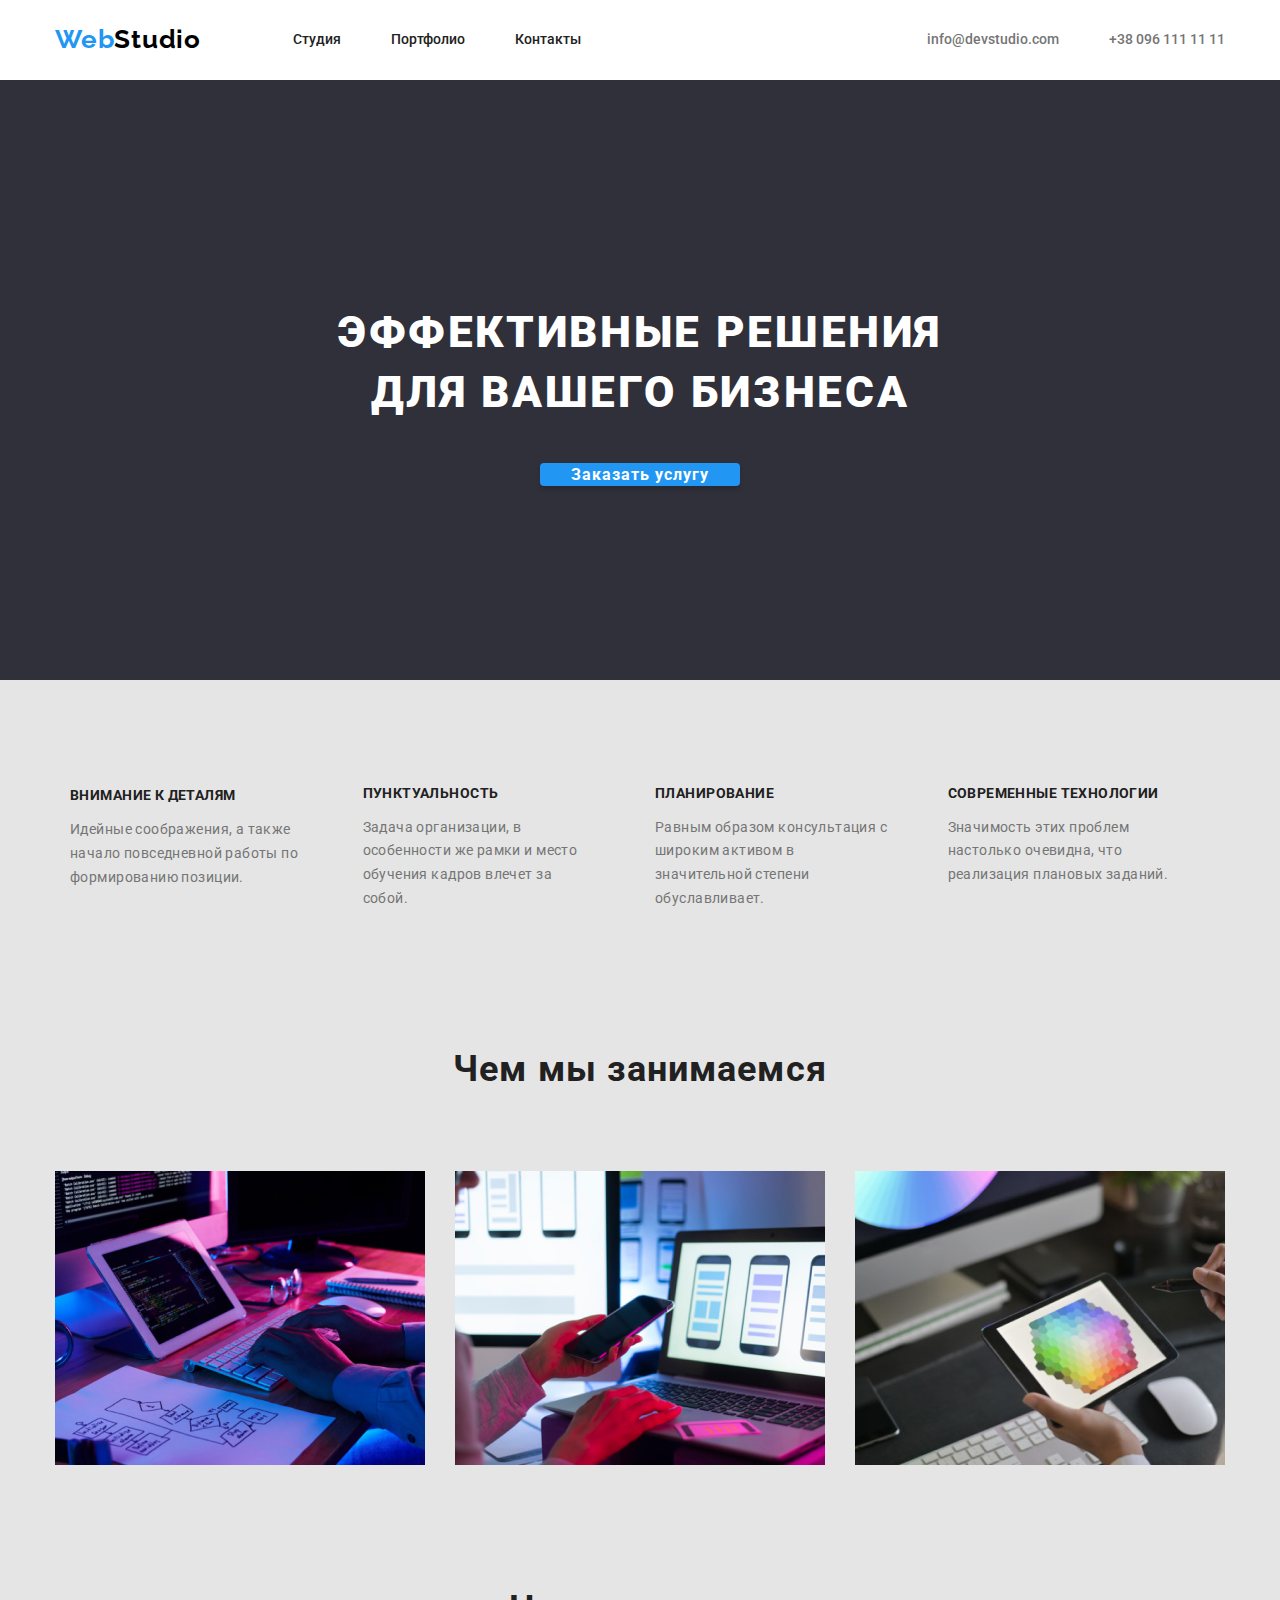
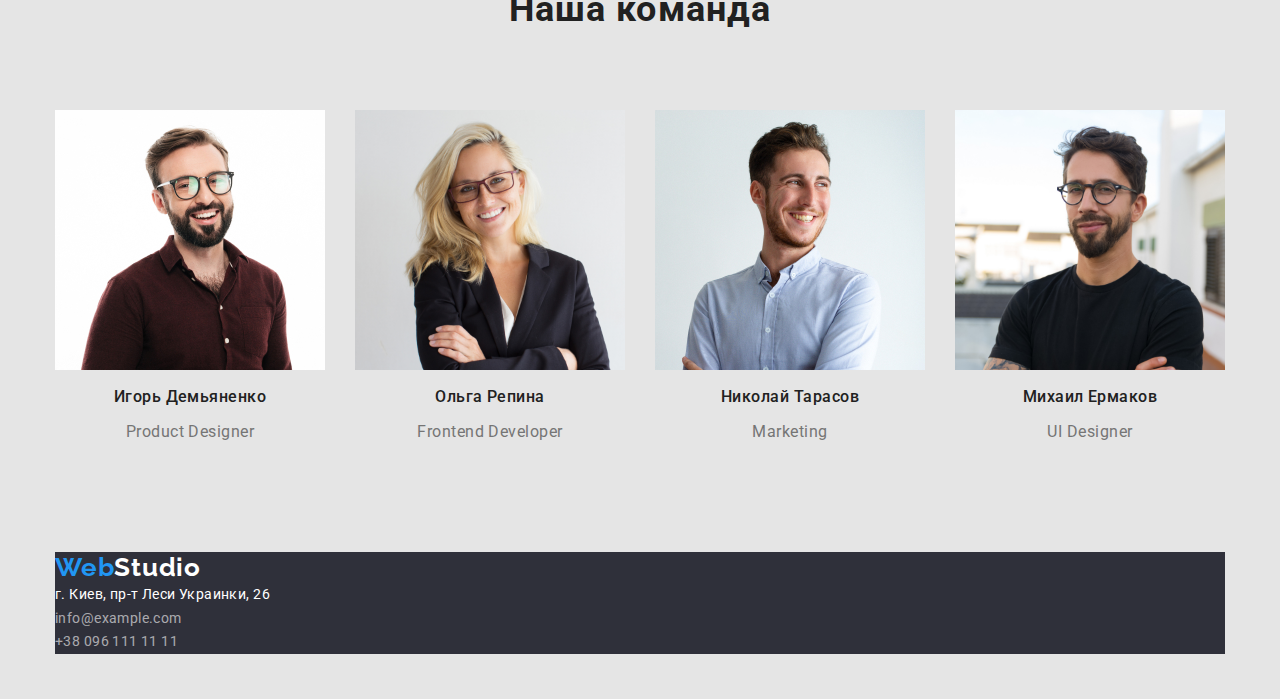
<file: index.html>
<!DOCTYPE html>
<html lang="en">
<head>
    <meta charset="UTF-8">
    <meta http-equiv="X-UA-Compatible" content="IE=edge">
    <meta name="viewport" content="width=device-width, initial-scale=1.0">
    <title>Document</title>
        <link rel="preconnect" href="https://fonts.googleapis.com">
    <link rel="preconnect" href="https://fonts.gstatic.com" crossorigin>
    <link href="https://fonts.googleapis.com/css2?family=Raleway:wght@700&family=Roboto:wght@400;500;700;900&display=swap"
        rel="stylesheet">
        <link rel="stylesheet" href="https://cdnjs.cloudflare.com/ajax/libs/modern-normalize/1.1.0/modern-normalize.min.css">
    <link rel="stylesheet" href="./css/styles.css">
</head>
<body>
    <header class="page-header">
        <div class="container">
                <nav class="navi">
                    <a class="logo" href="./index.html"><span>Web</span>Studio</a>
                    <ul class="site-nav">
                        <li class="item">
                            <a class="link" href="./portfolio.html">Студия</a>
                        </li>
                        <li class="item">
                            <a class="link" href="./portfolio.html">Портфолио</a>
                        </li>
                        <li class="item">
                            <a class="link" href="/">Контакты</a>
                        </li>
                    </ul>
                </nav>
                
                <ul class="contacts">
                    <li class="item">
                        <a class="mail" href="emailto:info@devstudio.com">info@devstudio.com
                        </a>
                    </li>
                    <li class="item">
                        <a class="phone-number" href="tel:+380961111111"> +38 096 111 11 11
                        </a>
                    </li>
                </ul>
            </div>
    </header>

    <main>
        <section class="hero">
            <div class="container hero_container">
                <h1 class="hero-title">Эффективные решения для вашего бизнеса</h1>
                <button class="hero-button" type="button">
                    Заказать услугу
                </button>
            </div>
        </section>

        
        <section class="main_middle">
            <div class="container main_container"> 
            <ul class="points">
            <li class="middle">
                <h3 class="headlines">Внимание к деталям</h3>
                <p class="paragraph">Идейные соображения, а также начало повседневной работы по формированию позиции.</p>
        
            </li>
            <li class="middle">
                <h2 class="headlines">Пунктуальность</h2>
                <p class="paragraph">Задача организации, в особенности же рамки и место обучения кадров влечет за собой.</p>
            </li>
            <li class="middle">
                <h2 class="headlines">Планирование</h2>
                <p class="paragraph">Равным образом консультация с широким активом в значительной степени обуславливает.</p>
            </li>
            <li class="middle">
                <h2 class="headlines">Современные технологии</h2>
                <p class="paragraph">Значимость этих проблем настолько очевидна, что реализация плановых заданий.</p>
        
            </li>
        </ul>
        </div>
        </section>


        <section class="main_center">
            <div class="container photo_container">
            <h2 class="second-headlines">Чем мы занимаемся</h2>
            <ul class="main_photos" >
                <li class="photos">
                    <img src="./images/photo.jpg" width="370" alt="Верстка">
                </li>
                <li class="photos">
                    <img src="./images/photo2.jpg" width="370" alt="Разметка страницы">
                </li>
                <li class="photos">
                    <img src="./images/photo3.jpg" width="370" alt="Внешнее оформление">
                </li>
            </ul>
            </div>
        </section>

        <section>
            <div class="container team_container">
            <h2 class="team">Наша команда</h2>
            <ul class="box">
            <li class="team-box">
                <img src="./images/photo4.jpg" width="270" alt="Чоловік">
                <h2 class="peoples">Игорь Демьяненко</h2>
                <p class="jobs">Product Designer</p>
            </li>
            <li class="team-box">
                <img src="./images/photo5.jpg" width="270" alt="Жінка">
                <h2 class="peoples">Ольга Репина</h2>
                <p class="jobs">Frontend Developer</p>
            </li>
            <li class="team-box">
                <img src="./images/photo16.jpg" width="270" alt="Чоловік">
                <h2 class="peoples">Николай Тарасов</h2>
                <p class="jobs">Marketing</p>
            </li>
            <li class="team-box">
                <img src="./images/photo17.jpg" width="270" alt="Чоловік">
                <h2 class="peoples">Михаил Ермаков</h2>
                <p class="jobs">UI Designer</p>
            </li>
        </ul>
        </div>
    </section> 
</main>
<footer>
    <div class=" container container_footer">
    <a class="footer-logo" href="">
        <span>Web</span>Studio</a>
    <address>
        <ul class="footer-contacts">
            <li>
                <a class="location" href="https://bit.ly/3pXMvUd" target="_blank" rel="noopener noreferrer">г. Киев, пр-т
                    Леси Украинки, 26</a>
                 </li>
            <li>
                <a class="email" href="mailto:info@devstudio.com">info@example.com</a>
            </li>
            <li>
                <a class="number" href="tel:+380961111111">+38 096 111 11 11</a> 
            </li>
        </ul>
        
    </address>
    </div>
</footer>
</body>
</html>
</file>
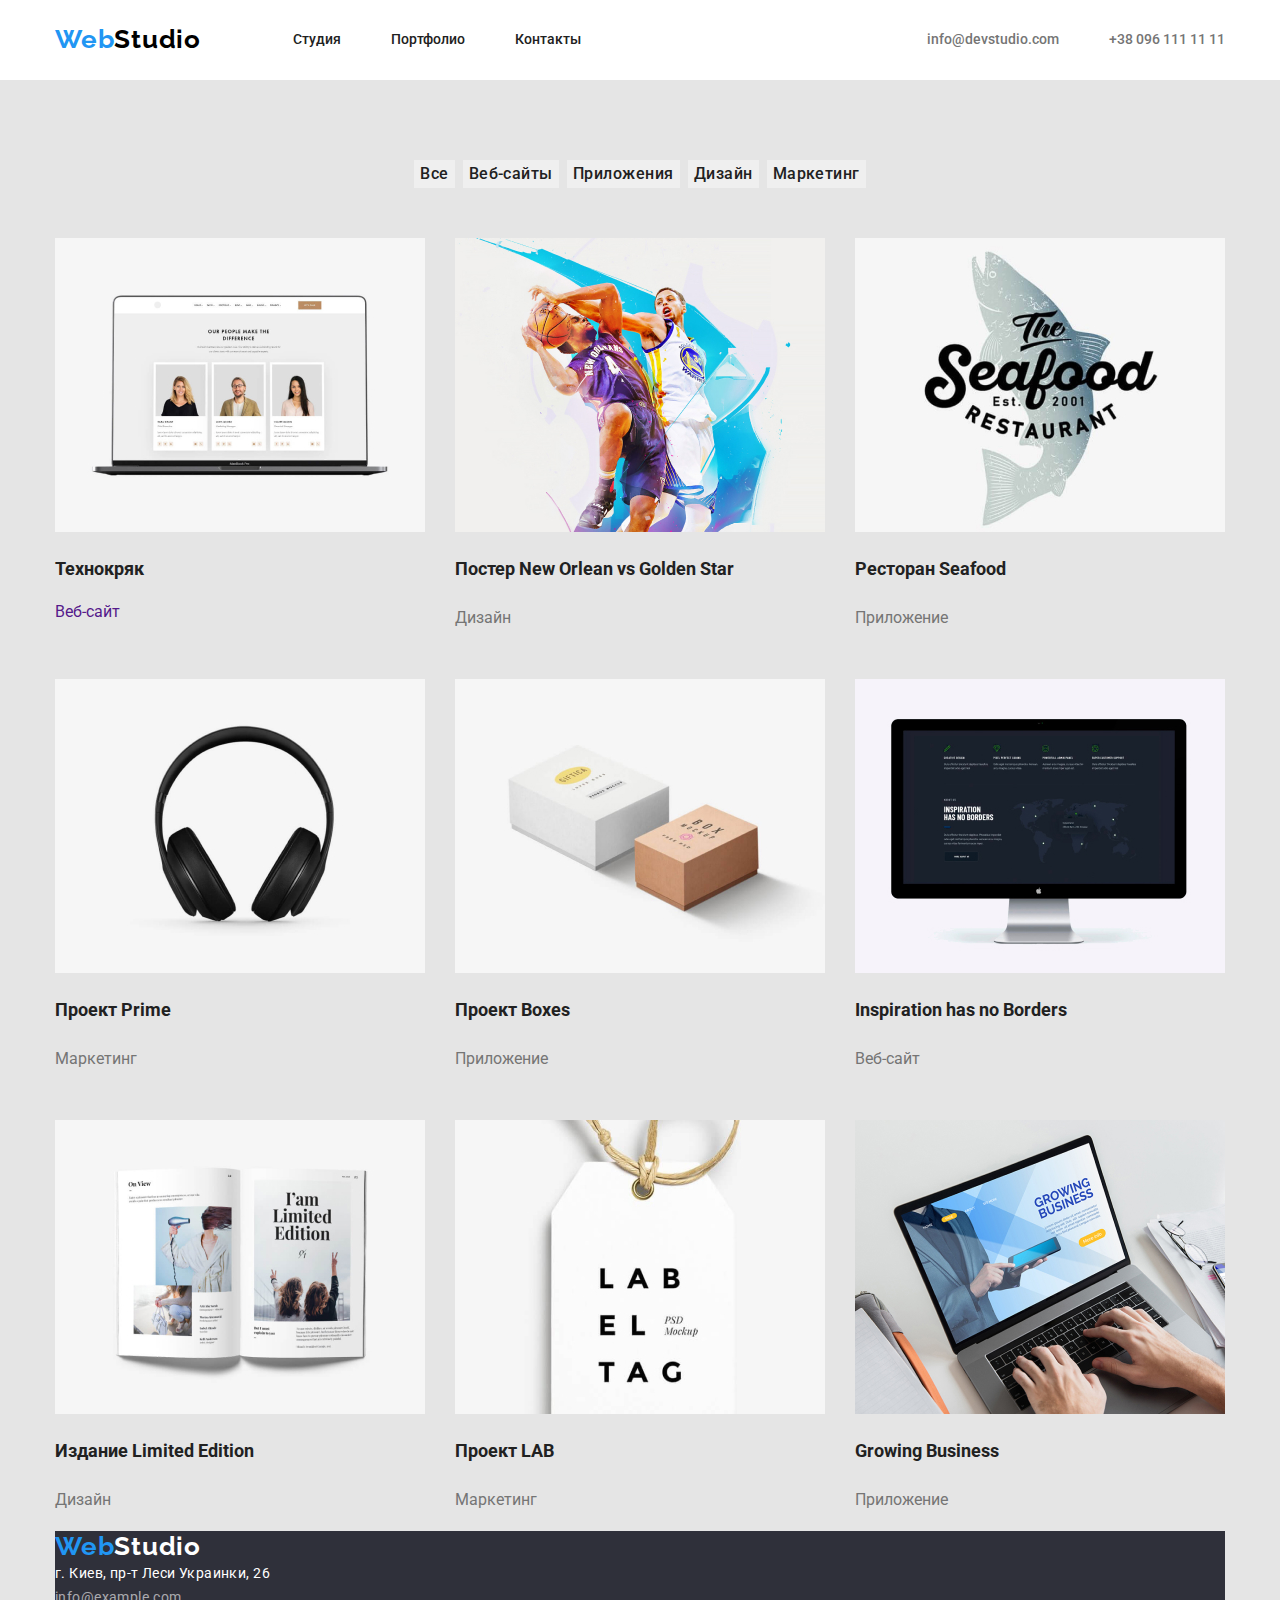
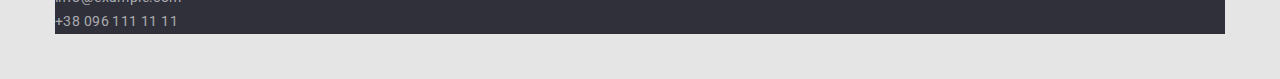
<file: portfolio.html>
<!DOCTYPE html>
<html lang="en">
<head>
    <meta charset="UTF-8">
    <meta http-equiv="X-UA-Compatible" content="IE=edge">
    <meta name="viewport" content="width=device-width, initial-scale=1.0">
    <title>Document</title>
    <link rel="preconnect" href="https://fonts.googleapis.com">
    <link rel="preconnect" href="https://fonts.gstatic.com" crossorigin>
    <link href="https://fonts.googleapis.com/css2?family=Raleway:wght@700&family=Roboto:wght@400;500;700;900&display=swap"
        rel="stylesheet">
    <link rel="stylesheet" href="https://cdnjs.cloudflare.com/ajax/libs/modern-normalize/1.1.0/modern-normalize.min.css">
    <link rel="stylesheet" href="./css/styles.css">
</head>
<body>
    <header class="page-header">
        <div  class="container"> 
           <nav class="navi">
        <a class="logo" href="./index.html"><span>Web</span>Studio</a>
        <ul class="site-nav">
            <li class="item">
                <a class="link" href="./index.html">Студия</a>
            </li>
            <li  class="item">
                <a class="link" href="./portfolio.html">Портфолио</a>
            </li>
            <li  class="item">
                <a class="link" href="/">Контакты</a>
            </li>
        </ul>
     </nav>
    
    <ul class="contacts">
        <li class="item">
            <a class="mail" href="emailto:info@devstudio.com">info@devstudio.com </a>
        </li>
        <li class="item">
            <a class="phone-number" href="tel:+380961111111"> +38 096 111 11 11</a>
        </li>
    </ul>
    </div>
    </header>
    <main>
        <section>
            <div class="container container-menu">
            <h1 class="visibility">Портфолио</h1>
            <ul class="btns">
                <li>
                    <button class="modal-btn" type="button">Все</button>
                </li>
                <li>
                    <button class="modal-btn" type="button">Веб-сайты</button>
                </li>
                <li>
                    <button class="modal-btn" type="button">Приложения</button>
                </li>
                <li>
                    <button class="modal-btn" type="button">Дизайн</button>
                </li>
                <li>
                    <button class="modal-btn" type="button">Маркетинг</button>
                </li>
            </ul>
            </div>



            <div class="container container-projects">
            <ul class="project-work">
                <li class="flex-photos">
                    <a class="reference" href=""> 
                        <img src="./images/photo6.jpg" alt="Сайт" width="370" height="294">
                    <h2 class="project">Технокряк</h2>
                    <p class="">Веб-сайт</p>
                    </a>
                </li>
                
              
                <li class="flex-photos">
                    <a class="reference" href="">
                        <img src="./images/photo7.jpg" alt="Дизайн" width="370" height="294">
                    <h2 class="project">Постер New Orlean vs Golden Star</h2>
                    <p class="project-text">Дизайн</p>
                    </a>
                </li>
             
                <li class="flex-photos">
                    <a class="reference" href="">
                     <img src="./images/photo8.jpg" alt="Додаток" width="370" height="294">
                    <h2 class="project">Ресторан Seafood</h2>
                    <p class="project-text">Приложение</p>
                    </a>
                </li>
               
                <li class="flex-photos">
                    <a class="reference" href="">
                         <img src="./images/photo9.jpg" alt="Маркетинг" width="370" height="294">
                    <h2 class="project">Проект Prime</h2>
                    <p class="project-text">Маркетинг</p>
                    </a>
                </li>
                
                <li class="flex-photos">
                    <a class="reference" href="">
                         <img src="./images/photo10.jpg" alt="Проект" width="370" height="294">
                    <h2 class="project">Проект Boxes</h2>
                    <p class="project-text">Приложение</p>
                    </a>
                </li>
            
                <li class="flex-photos">
                    <a class="reference" href="">
                        <img src="./images/photo11.jpg" alt="Веб-сайт" width="370" height="294">
                    <h2 class="project">Inspiration has no Borders</h2>
                    <p class="project-text">Веб-сайт</p>
                    </a>
                </li>
              
                <li class="flex-photos">
                    <a class="reference" href="">
                         <img src="./images/photo12.jpg" alt="Видання" width="370" height="294">
                    <h2 class="project">Издание Limited Edition</h2>
                    <p class="project-text">Дизайн</p>
                    </a>
                </li>
              
                <li class="flex-photos">
                    <a class="reference" href="">
                         <img src="./images/photo13.jpg" alt="Проект" width="370" height="294">
                    <h2 class="project">Проект LAB</h2>
                    <p class="project-text">Маркетинг</p>
                    </a>
                </li>
          
                <li class="flex-photos">
                    <a class="reference" href="">
                         <img src="./images/photo14.jpg" alt="Програма" width="370" height="294">
                    <h2 class="project">Growing Business</h2>
                    <p class="project-text">Приложение</p>
                    </a>
                </li>
            </ul>
            </div>
            </section>
            <footer>
                <div class=" container container_footer">
                <a class="footer-logo" href="">
                    <span>Web</span>Studio
                </a>
                <address>
                        <ul class="footer-contacts">
                            <li>
                                <a class="location" href="https://bit.ly/3pXMvUd" target="_blank" rel="noopener noreferrer">г. Киев, пр-т
                                    Леси Украинки, 26
                                </a>
                            </li>
                            <li>
                                <a class="email" href="mailto:info@devstudio.com">info@example.com
                                </a>
                            </li>
                            <li>
                                <a class="number" href="tel:+380961111111">+38 096 111 11 11
                                </a>
                            </li>
                        </ul>
                </address>
                </div>
            </footer>
    </main>
</body>
</html>
</file>
<file: css/styles.css>
*,
*::before,
*::after {
    box-sizing: border-box;
}

.container {
    margin: auto;
    margin-left: auto;
    width: 1170px;
    outline: 2px solid tom
    
}





ul {
    list-style: none;
}
ul {
    padding: 0;
    margin: 0;
}




/* БЕК ГРАУНД */

.hero_container{
display: flex;
flex-direction: column;
justify-content: center;
align-items: center;
height: 600px;
max-width: 700px;
}

.hero {
    background-color: #2F303A;
}

.hero-title {
    font-weight: 900;
        font-size: 44px;
        line-height: 1.36;
        margin-bottom: 40px;
        /* or 136% */
    
        text-align: center;
        letter-spacing: 0.06em;
        text-transform: uppercase;
    
        color: var(--primary-white-color);
        background: var(--background-color);
}
.hero-button {


        background: var(--accent-color);
        box-shadow: 0px 4px 4px rgba(0, 0, 0, 0.15);
        border-radius: 4px;
        font-weight: 700;
            font-size: 16px;
            line-height: 1.36;
            /* identical to box height, or 188% */
            letter-spacing: 0.06em;
            color: var(--primary-white-color);
            border: none;
            width: 200px;
            height: 50px;
            left: 700px;
            top: 430px;
            
}

.hero_container {
    padding-top: 200px;
    padding-bottom: 200px;
}
.hero-title {
    margin-bottom: 40px;
}





 /* СПИСОК */

.points {
    display: flex;
   justify-content: space-between;
   gap: 30px;
}

.middle {
     width: 270px; 
     margin-right: 30px;
     
     
}
.main_container {
    padding-left: 15px;
    padding-right: 15px;
    margin-left: auto;
    margin-left: auto;
}

.main_middle {
    padding-top: 94px;
}

.headlines {
    font-weight: 700;
        font-size: 14px;
        line-height: 1.14;
        letter-spacing: 0.03em;
        text-transform: uppercase;
    
        color:var(--title-text-color);
}

.paragraph {
        font-weight: 400;
        font-size: 14px;
        line-height: 1.71;
        letter-spacing: 0.03em;
        color: var(--primary-gray-color);
        
}






 /* ЧИМ МИ ЗАЙМАЄМОСЯ */


.photo_container .second-headlines {
    padding-bottom: 50px;
    padding-top: 94px;
}


.photo_container .photos {
    display: flex;
}
.main_photos {
    display: flex;
    gap: 30px;
}

.photos {
    display: flex;
}

.second-headlines {
    font-weight: 700;
        font-size: 36px;
        line-height: 1.16;
        text-align: center;
        letter-spacing: 0.03em;
    
        color:var(--title-text-color);
}

.second-headlines {
    padding-bottom: 50px;
    padding-top: 94px;
}



/* КОМАНДА */
.team_container {
    padding-top: 94px;
    padding-bottom: 94px;
}

 .team {
    display: block;
    justify-content: center;
    align-content: center;
    text-align: center;
        padding-bottom: 50px;
}

.peoples {
    justify-content: center;
    display: flex;
}
.jobs {
    justify-content: center;
        display: flex;
}

.team {
    font-weight: 700;
        font-size: 36px;
        line-height: 1.16;
        letter-spacing: 0.03em;
    
        color:var(--title-text-color);
}

.jobs {
    font-weight: 400;
        font-size: 16px;
        line-height: 1.18;
        /* identical to box height */
        letter-spacing: 0.03em;
    
        color:var(--primary-gray-color);
}

.peoples {
    font-weight: 500;
        font-size: 16px;
        line-height: 1.18;
        /* identical to box height */
        letter-spacing: 0.03em;
    
        color:var(--title-text-color);
}

.box {
    display: flex;
    gap: 30px;
}





:root {
    --primary-text-color: rgba(255, 255, 255, 0.6);
    --title-text-color: #212121;
    --accent-color: #2196F3;
    --primary-white-color: #FFFFFF;
    --primary-gray-color: #757575;
    --background-color: #2F303A;
    --second-background-color:#E5E5E5;
    --main-black-color:#000000;

}









/* колір основного тексту #212121; */
/* вторинний колір #757575; */
/* білий #FFFFFF */
/* акцент #2196F3*/




body {
    background-color: var(--second-background-color);
    color:var(--title-text-color);
    font-family: 'Roboto', sans-serif;
}







.modal-btn,
.hero-button {
    font-family: 'Roboto', sans-serif;
}





.container_footer {
    background-color: var(--background-color) ;
}




 /* ЛОГО,ХЕДЕР */

.page-header {
    background-color: var(--primary-white-color);
}

.logo {
        color: var(--main-black-color);
        width: 145px;
        height: 31px;
        left: 215px;
        top: 24px;
    
        font-family: 'Raleway', sans-serif;
        font-style: normal;
        font-weight: 700;
        font-size: 26px;
        line-height: 1.19;
        text-decoration: none;
        /* identical to box height */
    
        letter-spacing: 0.03em;
}

span {
    color:var(--accent-color);
}
 
.logo {
    padding-top: 24px;
    padding-bottom: 25px;
    margin-right: 93px;
}

.page-header>.container {
    display: flex;
    justify-content: space-between;
}

 .navi {
    display: flex;
}

.contacts {
    display: flex;
}

.site-nav {
    display: flex;
}


.site-nav .item  {
    margin-right: 50px;
}

.site-nav .item:last-child {
    margin-right: 0;
}

.site-nav .link {
    display: flex;
    padding-top: 32px;
    padding-bottom: 32px;
}

.contacts .item {
    display: flex;
        padding-top: 32px;
        padding-bottom: 32px;
}



.site-nav a {
    
    color: var(--title-text-color);
}

.site-nav .link:hover,
.site-nav .link:focus {
    color:var(--accent-color) ;
}
 
.link {
    font-weight: 500;
        font-size: 14px;
        line-height: 1.14;
        text-decoration: none;
}


.contacts .item + .item {
    margin-left: 50px;
}


.mail {
    color: var(--primary-gray-color);
    font-weight: 500;
        font-size: 14px;
        line-height: 1.14;
        text-decoration: none;
}

.contacts .mail:hover, 
.contacts .mail:focus {
 color: var(--accent-color);

}

.phone-number:hover,
.phone-number:focus {
 color: var(--accent-color);
}

.phone-number {
    color: var(--primary-gray-color);
    font-weight: 500;
        font-size: 14px;
        line-height: 1.14;
        text-decoration: none;
}








.visibility {
    visibility:hidden
}





/* ПОРТФОЛІО,КНОПКИ */
 
.modal-btn {
    font-weight: 500;
        font-size: 16px;
        line-height: 1.62;
        letter-spacing: 0.03em;
    
        color:var(--title-text-color);
}

.modal-btn {
    text-decoration: none;
    border: none;
}

.modal-btn:hover {
    color: var(--primary-white-color);
    background-color:var(--accent-color);
    border-radius: 4px;
}
.modal-btn {
    cursor: pointer;
}



.btns {
    display: flex;
    justify-content: center;
    gap: 8px;
    padding-bottom: 50px;
  
}







/* ПОРТФОЛІО,СРЕДИНА З ФОТО */

 .reference  {
    text-decoration: none;
}

.project {
    font-weight: 700;
    font-size: 18px;
    line-height: 2;
    color: var(--title-text-color);
    text-decoration: none;
}

.project-text {
    color: var(--primary-gray-color);
    font-size: 16px;
    line-height: 1.87;
    text-decoration: none;
}
.project-work {
    display: flex;
    flex-wrap: wrap;
    gap: 30px;

}









/* ФУТЕР */

.footer-logo {
color: var(--primary-white-color);
    width: 145px;
    height: 31px;
    left: 215px;
    top: 24px;

    font-family: 'Raleway', sans-serif;
    font-style: normal;
    font-weight: 700;
    font-size: 26px;
    line-height: 1.19;
    text-decoration: none;
    /* identical to box height */

    letter-spacing: 0.03em;
}

.footer-logo {
    cursor: pointer;
}


.span {
    color:var(--accent-color);
    }

    .location {
        color: var(--primary-white-color);
            font-style: normal;
            font-weight: 400;
            font-size: 14px;
            line-height: 1.71;
            text-decoration: none;
            /* or 171% */
        
            letter-spacing: 0.03em;
    }
    .email {
        color: var(--primary-text-color);
            font-style: normal;
            font-weight: 400;
            font-size: 14px;
            line-height: 1.71;
            text-decoration: none;
            /* or 171% */
        
            letter-spacing: 0.03em;
    }
    .number {
        color: var(--primary-text-color);
            font-style: normal;
            font-weight: 400;
            font-size: 14px;
            line-height: 1.71;
            text-decoration: none;
            /* or 171% */
        
            letter-spacing: 0.03em;
    }


.location:hover,
.location:focus {
    color: var(--accent-color);
}

.email:hover,
.email:focus {
color: var(--accent-color)
}

.number:hover,
.number:focus {
    color: var(--accent-color)
}

.number {
    padding-bottom: 50px;
}
</file>
